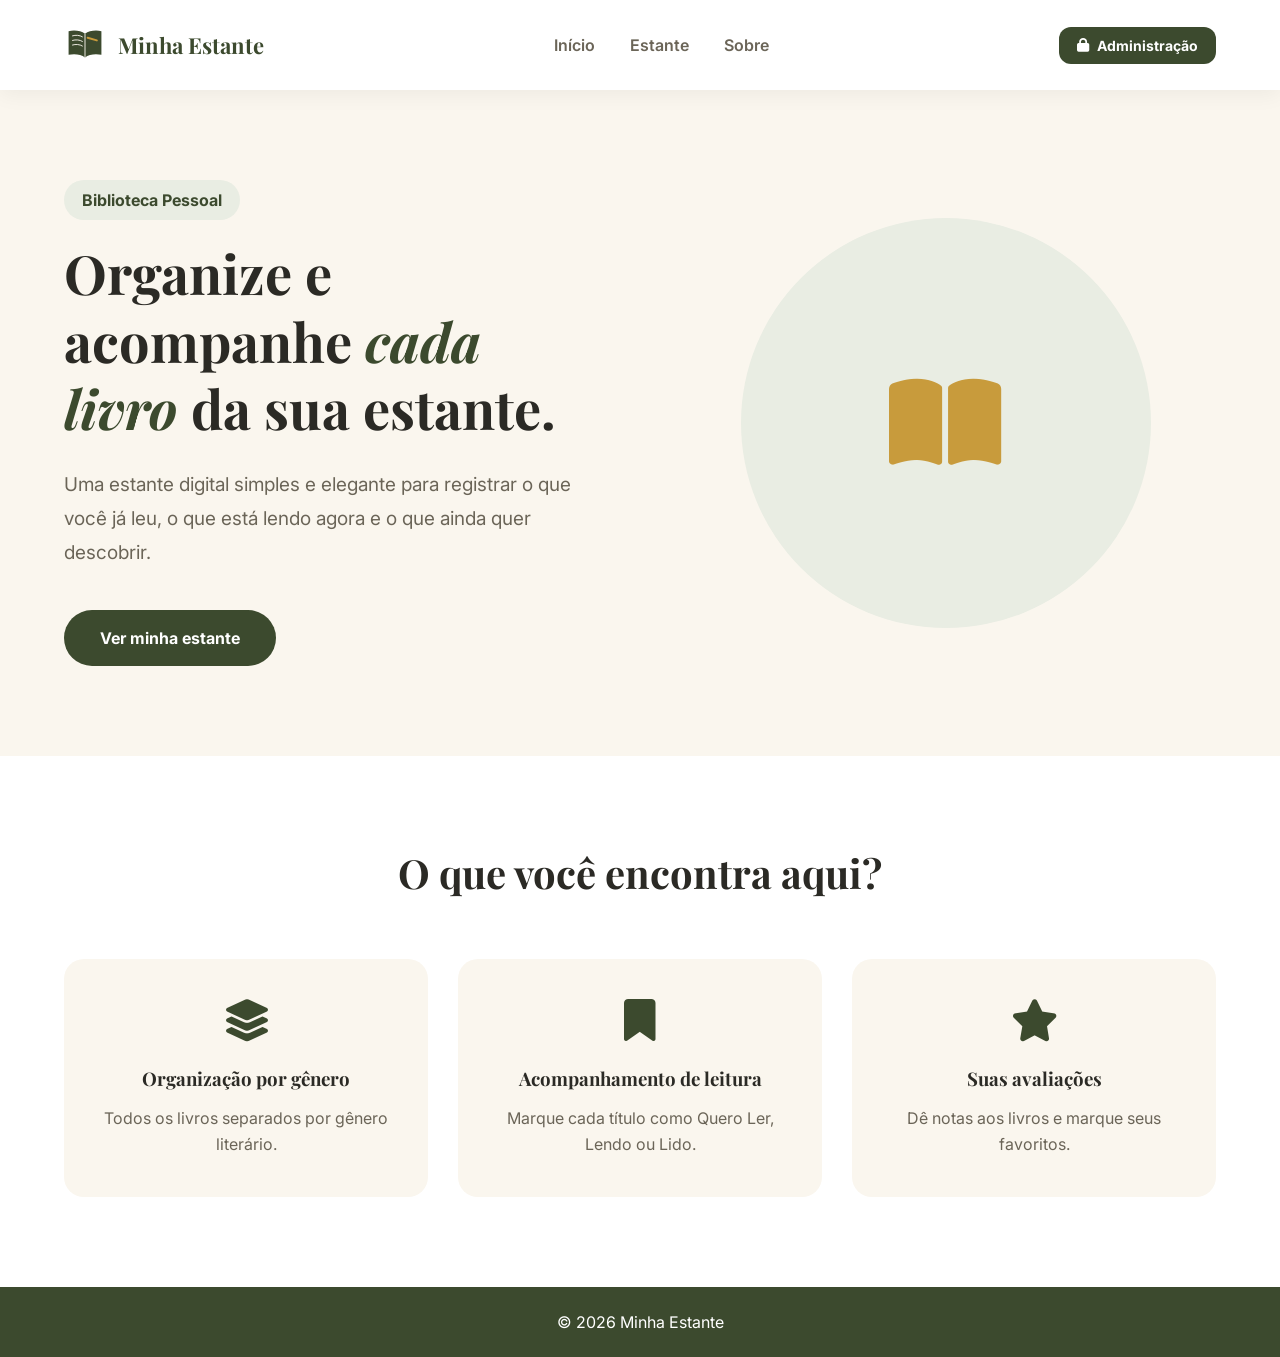
<file: index.html>
<!DOCTYPE html>
<html lang="pt-BR">

<head>

    <meta charset="UTF-8">
    <meta name="viewport" content="width=device-width, initial-scale=1.0">

    <title>Minha Estante</title>

    <link rel="stylesheet" href="css/style.css">
    <link rel="stylesheet" href="css/home.css">
    <link rel="stylesheet" href="css/responsive.css">
    <link rel='icon' type="image/svg+xml" href="imagens/logo.svg">

    <link rel="preconnect" href="https://fonts.googleapis.com">

    <link href="https://fonts.googleapis.com/css2?family=Inter:wght@400;500;600;700&family=Playfair+Display:wght@600;700;800&display=swap" rel="stylesheet">

    <link rel="stylesheet"
    href="https://cdnjs.cloudflare.com/ajax/libs/font-awesome/6.6.0/css/all.min.css">

</head>

<body>

<header>

    <div class="container">

        <a href="index.html" class="marca">
            <img src="imagens/logo.svg" class="logo">
            <span>Minha Estante</span>
        </a>

        <nav>

            <a href="index.html">Início</a>
            <a href="estante.html">Estante</a>
            <a href="#sobre">Sobre</a>

        </nav>

        <a href="admin.html" class="btnLogin">
            <i class="fa-solid fa-lock"></i>
            Administração
        </a>

    </div>

</header>


<section class="hero">

    <div class="container hero-content">

        <div class="hero-text">

            <span class="tag">
                Biblioteca Pessoal
            </span>

            <h1>

                Organize e acompanhe
                <span>cada livro</span>
                da sua estante.

            </h1>

            <p>

                Uma estante digital simples e elegante para registrar o que você
                já leu, o que está lendo agora e o que ainda quer descobrir.

            </p>

            <a href="estante.html" class="btn">

                Ver minha estante

            </a>

        </div>


        <div class="hero-image">

            <div class="blob">

                <i class="fa-solid fa-book-open"></i>

            </div>

        </div>

    </div>

</section>



<section class="sobre" id="sobre">

<div class="container">

<h2>O que você encontra aqui?</h2>

<div class="cards">

<div class="card">

<i class="fa-solid fa-layer-group"></i>

<h3>Organização por gênero</h3>

<p>

Todos os livros separados por gênero literário.

</p>

</div>

<div class="card">

<i class="fa-solid fa-bookmark"></i>

<h3>Acompanhamento de leitura</h3>

<p>

Marque cada título como Quero Ler, Lendo ou Lido.

</p>

</div>

<div class="card">

<i class="fa-solid fa-star"></i>

<h3>Suas avaliações</h3>

<p>

Dê notas aos livros e marque seus favoritos.

</p>

</div>

</div>

</div>

</section>


<footer>

<p>

© 2026 Minha Estante

</p>

</footer>

</body>

</html>
</file>
<file: css/style.css>
:root{

    --oliva:#3C4A2E;
    --oliva-escuro:#2E3823;
    --oliva-claro:#E9EDE3;

    --dourado:#C89B3C;
    --dourado-claro:#FBEFC9;
    --dourado-texto:#8A6D1F;

    --vinho:#7B2D3B;
    --vinho-claro:#F3E2E5;

    --creme:#FAF6EE;
    --branco:#FFFFFF;

    --texto:#2B2A25;
    --texto-suave:#6B6558;
    --borda:#E4DFD3;

    --erro:#C0392B;

    --fonte-titulo:'Playfair Display',serif;
    --fonte-corpo:'Inter',sans-serif;

}

*{
    margin:0;
    padding:0;
    box-sizing:border-box;
}

body{

    font-family:var(--fonte-corpo);
    background:var(--creme);
    color:var(--texto);

}

h1,h2,h3{

    font-family:var(--fonte-titulo);

}

.container{

    width:90%;
    max-width:1200px;
    margin:auto;

}

a{

    text-decoration:none;
    color:inherit;

}

section{

    padding:90px 0;

}
</file>
<file: css/home.css>
header{

    position:sticky;
    top:0;
    background:var(--branco);
    z-index:1000;
    box-shadow:0 5px 20px rgba(0,0,0,.05);

}

header .container{

    display:flex;
    justify-content:space-between;
    align-items:center;
    height:90px;

}

.marca{

    display:flex;
    align-items:center;
    gap:12px;

}

.logo{

    height:42px;

}

.marca span{

    font-family:var(--fonte-titulo);
    font-size:22px;
    font-weight:700;
    color:var(--oliva);

}

nav{

    display:flex;
    gap:35px;

}

nav a{

    color:var(--texto-suave);
    font-weight:600;
    transition:.3s;

}

nav a:hover{

    color:var(--oliva);

}

.btnLogin{

    display:inline-flex;
    align-items:center;
    gap:8px;
    background:var(--oliva);
    color:var(--branco);
    padding:10px 18px;
    border-radius:12px;
    font-weight:bold;
    font-size:14px;
    transition:.3s;

}

.btnLogin:hover{

    background:var(--oliva-escuro);

}

.hero-content{

    display:flex;
    align-items:center;
    justify-content:space-between;
    gap:70px;

}

.hero-text{

    flex:1;

}

.tag{

    display:inline-block;
    background:var(--oliva-claro);
    color:var(--oliva);
    padding:10px 18px;
    border-radius:30px;
    font-weight:bold;
    margin-bottom:20px;

}

.hero h1{

    font-size:54px;
    line-height:1.25;
    margin-bottom:25px;
    font-weight:700;

}

.hero h1 span{

    color:var(--oliva);
    font-style:italic;

}

.hero p{

    font-size:19px;
    color:var(--texto-suave);
    line-height:1.8;
    margin-bottom:40px;

}

.btn{

    display:inline-block;
    padding:18px 36px;
    background:var(--oliva);
    color:var(--branco);
    border-radius:40px;
    font-weight:bold;
    transition:.3s;

}

.btn:hover{

    background:var(--oliva-escuro);
    transform:translateY(-3px);

}

.hero-image{

    flex:1;
    display:flex;
    justify-content:center;

}

.blob{

    width:410px;
    height:410px;
    border-radius:50%;
    background:var(--oliva-claro);
    display:flex;
    align-items:center;
    justify-content:center;
    font-size:100px;
    color:var(--dourado);

}

.sobre{

    background:var(--branco);

}

.sobre h2{

    text-align:center;
    font-size:40px;
    margin-bottom:60px;

}

.cards{

    display:grid;
    grid-template-columns:repeat(3,1fr);
    gap:30px;

}

.card{

    background:var(--creme);
    padding:40px;
    border-radius:20px;
    text-align:center;
    transition:.3s;

}

.card:hover{

    transform:translateY(-8px);

}

.card i{

    font-size:42px;
    color:var(--oliva);
    margin-bottom:25px;

}

.card h3{

    margin-bottom:15px;

}

.card p{

    color:var(--texto-suave);
    line-height:1.6;

}

footer{

    background:var(--oliva);
    color:var(--branco);
    text-align:center;
    padding:25px;

}
</file>
<file: css/responsive.css>
@media (max-width: 900px){

.hero-content{

flex-direction:column;
text-align:center;

}

.cards{

grid-template-columns:1fr;

}

nav{

display:none;

}

.hero h1{

font-size:38px;

}

.blob{

width:280px;
height:280px;
font-size:70px;

}

header .container{

flex-wrap:wrap;
height:auto;
gap:15px;
padding:15px 0;

}

.pesquisa{

width:100%;

}

.layout{

grid-template-columns:1fr;
padding:20px;
gap:20px;

}

.sidebar{

position:static;
display:flex;
flex-wrap:wrap;
gap:10px;

}

.sidebar h3{

width:100%;
margin-bottom:5px;

}

.sidebar h3.separador{

margin-top:10px;
padding-top:15px;

}

.sidebar button{

width:auto;
margin-bottom:0;

}

.modal-grid{

grid-template-columns:1fr;

}

.modal-content{

padding:25px;

}

.painelAdmin{

margin:20px auto;
padding:25px;

}

.topoAdmin{

flex-direction:column;
align-items:flex-start;
gap:15px;

}

.usuarioBox{

width:100%;
justify-content:space-between;

}

}
</file>
